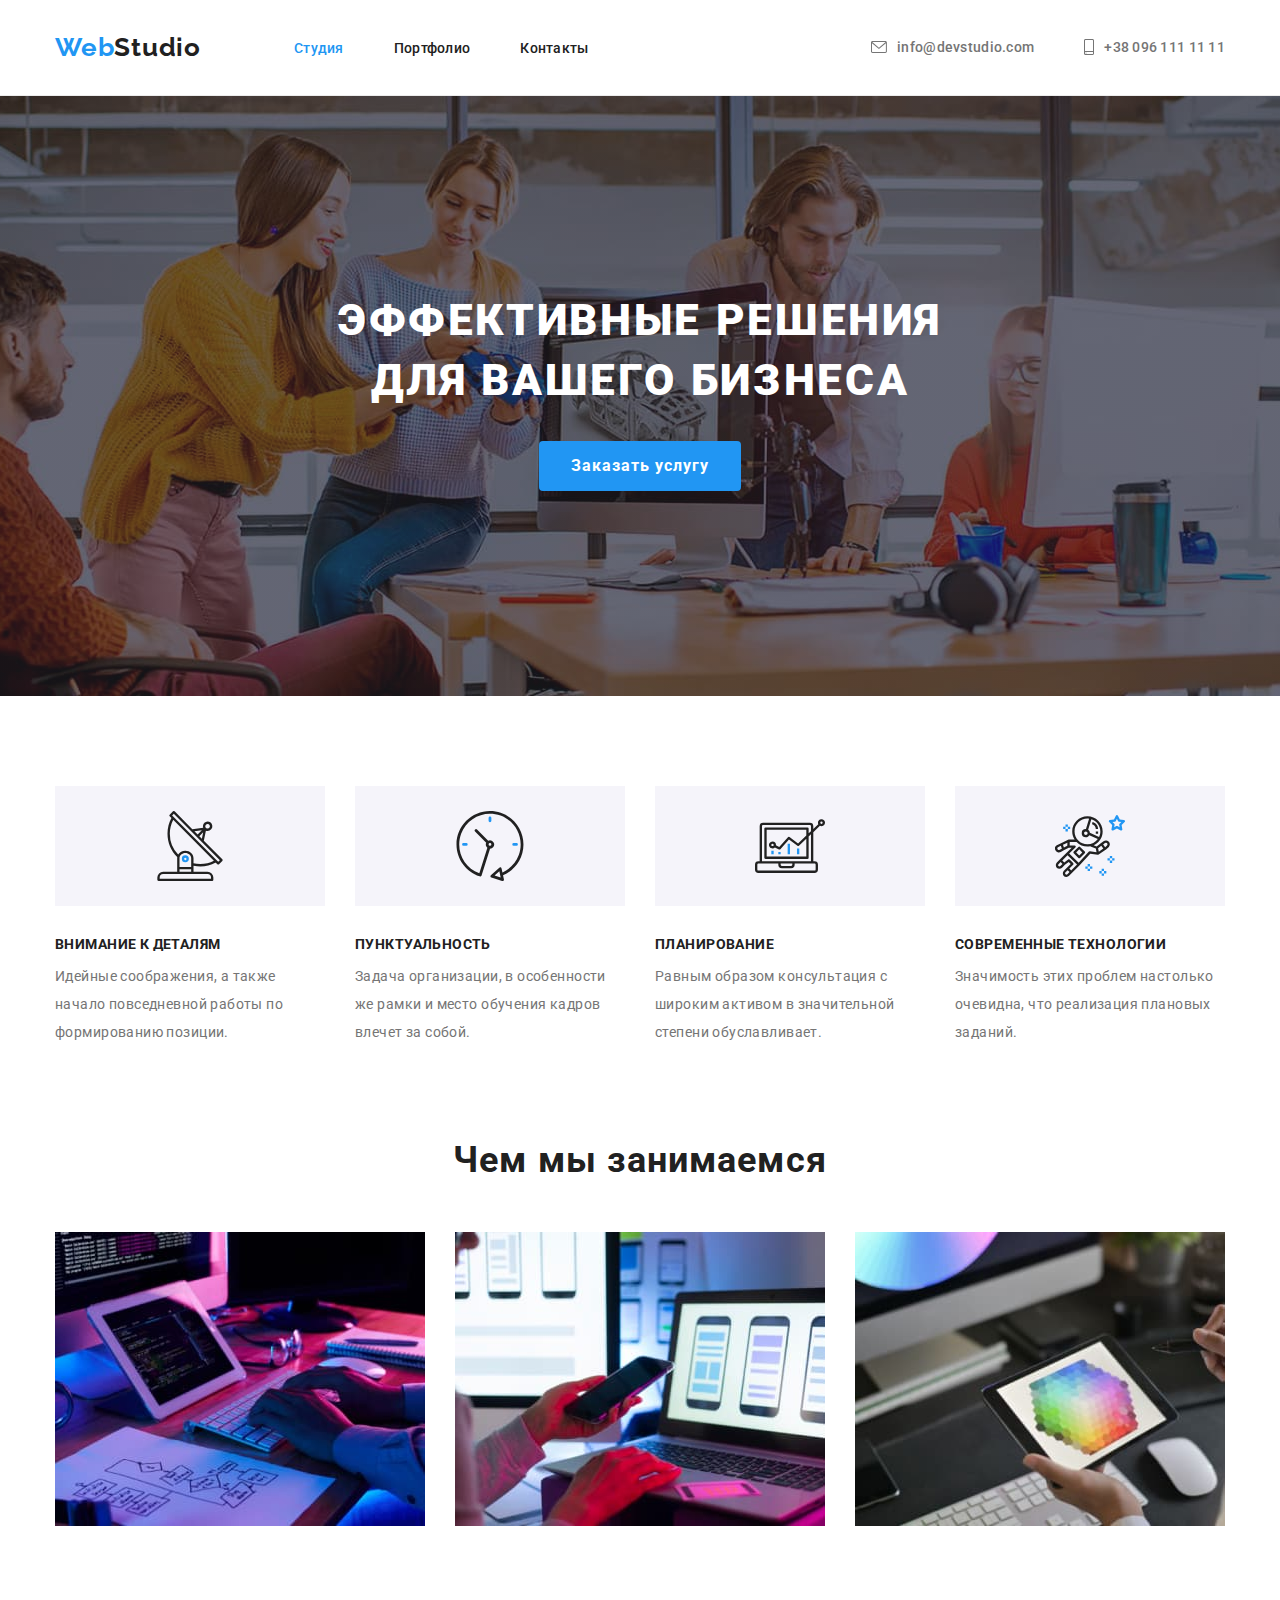
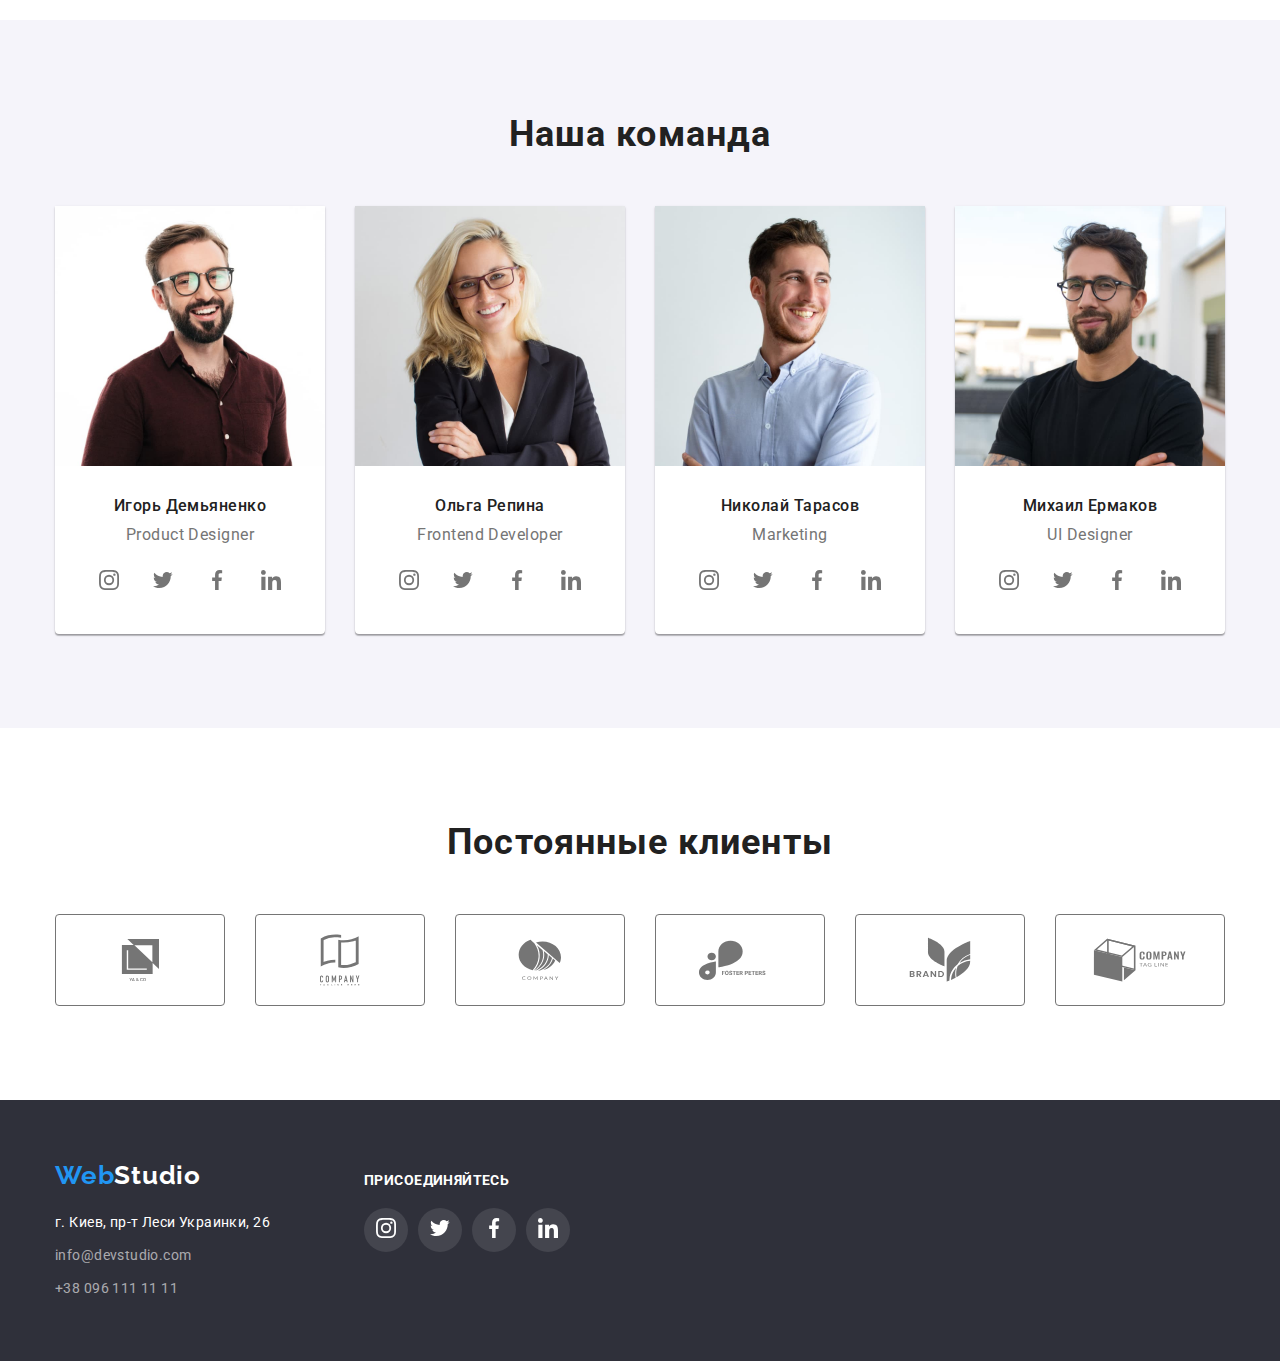
<file: index.html>
<!DOCTYPE html>
<html lang="ru">
<head>
    <meta charset="UTF-8">
    <meta http-equiv="X-UA-Compatible" content="IE=edge">
    <meta name="viewport" content="width=device-width, initial-scale=1.0">
    <title>Студия</title>
    <link rel="preconnect" href="https://fonts.gstatic.com">
    <link rel="stylesheet" href="./css/modern-normalize.css">
    <link href="https://fonts.googleapis.com/css2?family=Raleway:wght@700&family=Roboto:wght@400;500;700;900&display=swap"
        rel="stylesheet">
    <link rel="stylesheet" href="./css/styles.css">
</head>
<body>
    <!--Шапка сайта-->
    <header class="header">
        <div class="container">
            <nav class="nav">
            <a class="logo" href="./index.html">Web<span class="logo-1">Studio</span></a>
            <ul class="nav-links">
                <li class="nav-link"><a  href="./index.html" class="active">Студия</a></li>
                <li class="nav-link"><a href="./portfolio.html">Портфолио</a></li>
                <li class="nav-link"><a href="#address">Контакты</a></li>
            </ul>
            </nav>

            <ul class="contact">
                <li class="contact-link" lang="en">
                    <a href="mailto:info@devstudio.com"> 
                        <svg class="icons" width="16px"
                            height="12px">
                            <use href="./images/icons.svg#icon-mail"> </use>
                        </svg> info@devstudio.com</a>
                   </li>
                <li class="contact-link">
                    <a  href="tel:+380961111111">
                    <svg class="icons" width="10px" height="16px">
                        <use href="./images/icons.svg#icon-phone"> </use>
                    </svg>+38 096 111 11 11</a>
            </li>     
            </ul>
        
        </div>
    </header>
        
    <main> 

    <!--Hero-->
    <section class="hero">
        <div class="container">
        <h1 class="hero-title">Эффективные решения для вашего бизнеса</h1>
        <button class="hero-button" type="button">Заказать услугу</button> 
        </div>
    </section>

    <!--Advantages-->
    <section class="description">
        <div class="container">
        <h2 class="hidden">Преимущества</h2>
        <ul class="descr">
            <li class="advantages">
                <div class="thumb">
                    <svg width="70px" height="70px">
                        <use href="./images/icons.svg#icon-antenna-1"></use>
                    </svg>
                 </div>
                <h3 class="advant">Внимание к деталям</h3>
                <p class="text">Идейные соображения, а также начало повседневной работы по формированию позиции.</p>
                
            </li>
            <li class="advantages">
                <div class="thumb">
                    <svg width="70px" height="70px">
                        <use href="./images/icons.svg#icon-clock-1"></use>
                    </svg>
                </div>
                <h3 class="advant">Пунктуальность</h3>
                <p class="text">Задача организации, в особенности же рамки и место обучения кадров влечет за собой.</p>
            </li>
            <li class="advantages">
                <div class="thumb">
                    <svg width="70px" height="70px">
                        <use href="./images/icons.svg#icon-diagram-1"></use>
                    </svg>
                </div>
                <h3 class="advant">Планирование</h3>
                <p class="text">Равным образом консультация с широким активом в значительной степени обуславливает.</p>
            </li>
            <li class="advantages">
                <div class="thumb">
                    <svg width="70px" height="70px">
                        <use href="./images/icons.svg#icon-astronaut-1"></use>
                    </svg>
                </div>
                <h3 class="advant">Современные технологии</h3>
                <p class="text">Значимость этих проблем настолько очевидна, что реализация плановых заданий.</p>
            </li>
            
         </ul>
        </div>
    </section>

    <!--Information-->
    <section class="info">
        <div class="container">
        <h2 class="title">Чем мы занимаемся</h2>
        <ul class="img">
            <li class="info-img"><a href=""><img src="./images/img.jpg" alt="Верстка" width="370"></a></li>
            <li class="info-img"><a href=""><img src="./images/box2.jpg" alt="Программирование" width="370"></a></li>
            <li class="info-img"><a href=""><img src="./images/box3.jpg" alt="Дизайн" width="370"></a></li>
        </ul>
        </div>
    </section>

    <!--Team-->
    <section class="team">
        <div class="container">
        <h2 class="title">Наша команда</h2>
        <ul class="workers">
            <li>
                <ul class="social">
                    <li><a href="">
                    <svg class="icon" width="20px" height="20px">
                        <use href="./images/icons.svg#icon-instagram"></use>
                    </svg>
                    </a></li>
                    
                    <li><a href="">
                    <svg class="icon" width="20px" height="20px">
                        <use href="./images/icons.svg#icon-twitter"></use>
                    </svg>
                    </a></li>

                    <li><a href="">
                    <svg class="icon" width="20px" height="20px">
                        <use href="./images/icons.svg#icon-facebook"></use>
                    </svg>
                    </a></li>

                    <li><a href="">
                    <svg class="icon" width="20px" height="20px">
                        <use href="./images/icons.svg#icon-linkedin"></use>
                    </svg>
                    </a></li>
                </ul>
                <h3 class="job" lang="en">Product Designer</h3>
                <p class="name">Игорь Демьяненко</p>
                
                <img src="./images/img1.jpg" alt="Фото мужчины" width="270">
                
            </li>
            <li>
                <ul class="social">
                    <li><a href="">
                            <svg class="icon" width="20px" height="20px">
                                <use href="./images/icons.svg#icon-instagram"></use>
                            </svg>
                        </a></li>
                
                    <li><a href="">
                            <svg class="icon" width="20px" height="20px">
                                <use href="./images/icons.svg#icon-twitter"></use>
                            </svg>
                        </a></li>
                
                    <li><a href="">
                            <svg class="icon" width="20px" height="20px">
                                <use href="./images/icons.svg#icon-facebook"></use>
                            </svg>
                        </a></li>
                
                    <li><a href="">
                            <svg class="icon" width="20px" height="20px">
                                <use href="./images/icons.svg#icon-linkedin"></use>
                            </svg>
                        </a></li>
                </ul>
                <h3 class="job" lang="en">Frontend Developer</h3>
                <p class="name">Ольга Репина</p>
                
                <img src="./images/img2.jpg" alt="Фото женщины" width="270">
                
            </li>
            <li>
                <ul class="social">
                    <li><a href="">
                            <svg class="icon" width="20px" height="20px">
                                <use href="./images/icons.svg#icon-instagram"></use>
                            </svg>
                        </a></li>
                
                    <li><a href="">
                            <svg class="icon" width="20px" height="20px">
                                <use href="./images/icons.svg#icon-twitter"></use>
                            </svg>
                        </a></li>
                
                    <li><a href="">
                            <svg class="icon" width="20px" height="20px">
                                <use href="./images/icons.svg#icon-facebook"></use>
                            </svg>
                        </a></li>
                
                    <li><a href="">
                            <svg class="icon" width="20px" height="20px">
                                <use href="./images/icons.svg#icon-linkedin"></use>
                            </svg>
                        </a></li>
                </ul>
                <h3 class="job" lang="en">Marketing</h3>
                <p class="name">Николай Тарасов</p>
                
                <img src="./images/img3.jpg" alt="Фото мужчины" width="270">
                
            </li>
            <li>
               <ul class="social">
                    <li><a href="">
                    <svg class="icon" width="20px" height="20px">
                        <use href="./images/icons.svg#icon-instagram"></use>
                    </svg>
                    </a></li>
                    
                    <li><a href="">
                    <svg class="icon" width="20px" height="20px">
                        <use href="./images/icons.svg#icon-twitter"></use>
                    </svg>
                    </a></li>

                    <li><a href="">
                    <svg class="icon" width="20px" height="20px">
                        <use href="./images/icons.svg#icon-facebook"></use>
                    </svg>
                    </a></li>

                    <li><a href="">
                    <svg class="icon" width="20px" height="20px">
                        <use href="./images/icons.svg#icon-linkedin"></use>
                    </svg>
                    </a></li>
                </ul>
                <h3 class="job" lang="en">UI Designer</h3>
                <p class="name">Михаил Ермаков</p>
                
                <img src="./images/img4.jpg" alt="Фото мужчины" width="270">
                
            </li>
        </ul>
        </div>
    </section>


    <section class="clients">
        <div class="container">
            <h2 class="title"> Постоянные клиенты</h2>
            <ul class="clients-list">
                <li>
                    <a href="">
                        <svg width="41px" height="42.5px">
                            <use href="./images/icons.svg#icon-client1"></use>
                        </svg>
                    </a>
                </li>
                <li>
                    <a href="">
                        <svg width="40px" height="52px">
                            <use href="./images/icons.svg#icon-client2"></use>
                        </svg>
                    </a>
                </li>
                <li>
                    <a href="">
                        <svg width="43.46px" height="41.18px">
                            <use href="./images/icons.svg#icon-client3"></use>
                        </svg>
                    </a>
                </li>
                <li>
                    <a href="">
                        <svg width="84.44px" height="40.62px">
                            <use href="./images/icons.svg#icon-client4"></use>
                        </svg>
                    </a>
                </li>
                <li>
                    <a href="">
                        <svg width="62.54px" height="45.43px">
                            <use href="./images/icons.svg#icon-client5"></use>
                        </svg>
                    </a>
                </li>
                <li>
                    <a href="">
                        <svg width="93.79px" height="43.93px">
                            <use href="./images/icons.svg#icon-client6"></use>
                        </svg>
                    </a>
                </li>
            </ul>

        </div>
    </section>
    </main>

    <!--Footer-->
    <footer id="address" class="footer">
        <div class="container">
            <div class="footer-address">
        <a class="logo" href="./index.html">Web<span class="logo-2">Studio</span></a>
            <address class="address">
            <ul>
            <li class="direction">г. Киев, пр-т Леси Украинки, 26</li>
            <li class="contact-link" ><a href="mailto:info@devstudio.com"><span lang="en">info@devstudio.com</span></a></li>
            <li class="contact-link"><a href="tel:+380961111111">+38 096 111 11 11</a></li>
            </ul>
            </div>    
            
            <div class="join-us">
                <h2>Присоединяйтесь</h2>
                <ul class="social-join">
                    <li><a href="">
                    <svg class="icon" width="20px" height="20px">
                        <use href="./images/icons.svg#icon-instagram"></use>
                    </svg>
                    </a></li>
                    
                    <li><a href="">
                    <svg class="icon" width="20px" height="20px">
                        <use href="./images/icons.svg#icon-twitter"></use>
                    </svg>
                    </a></li>

                    <li><a href="">
                    <svg class="icon" width="20px" height="20px">
                        <use href="./images/icons.svg#icon-facebook"></use>
                    </svg>
                    </a></li>

                    <li><a href="">
                    <svg class="icon" width="20px" height="20px">
                        <use href="./images/icons.svg#icon-linkedin"></use>
                    </svg>
                    </a></li>
                </ul>
            </div>
            </address> 
        </div>
    </footer>
</body>
</html>
</file>
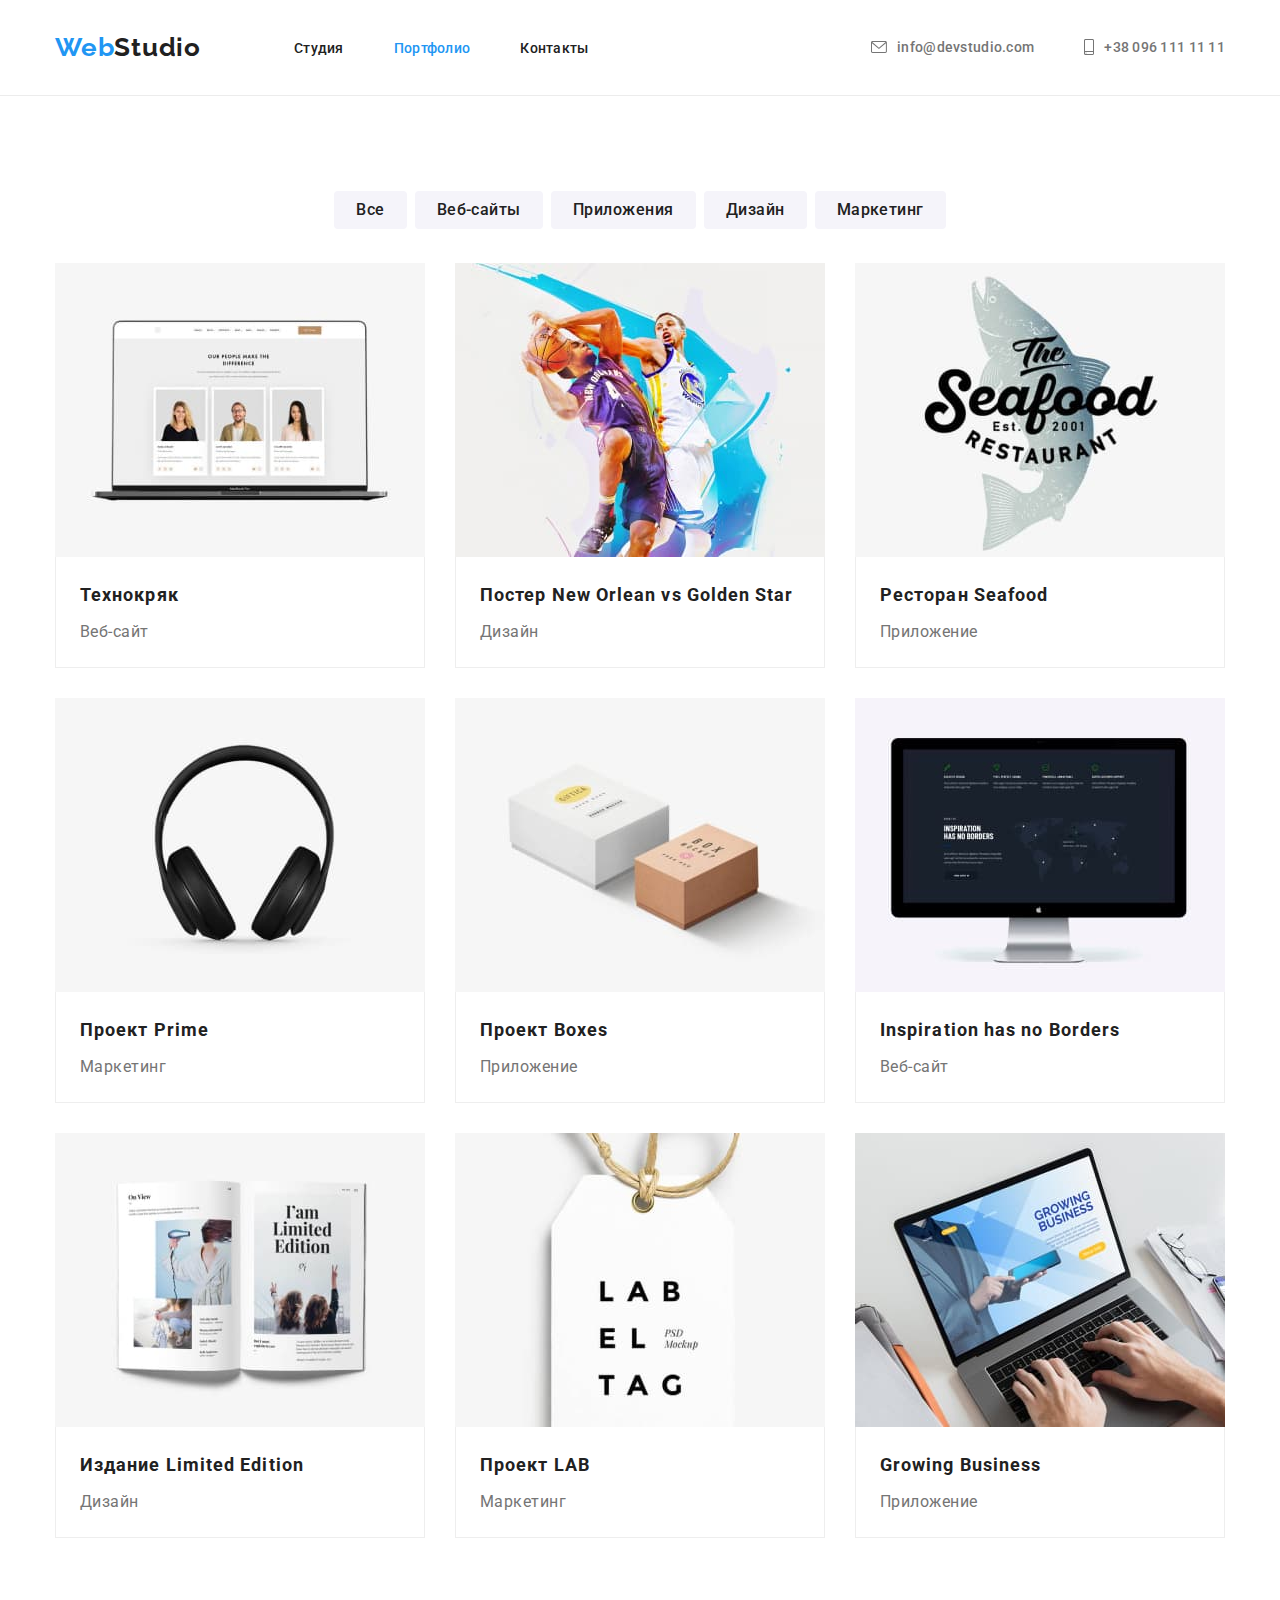
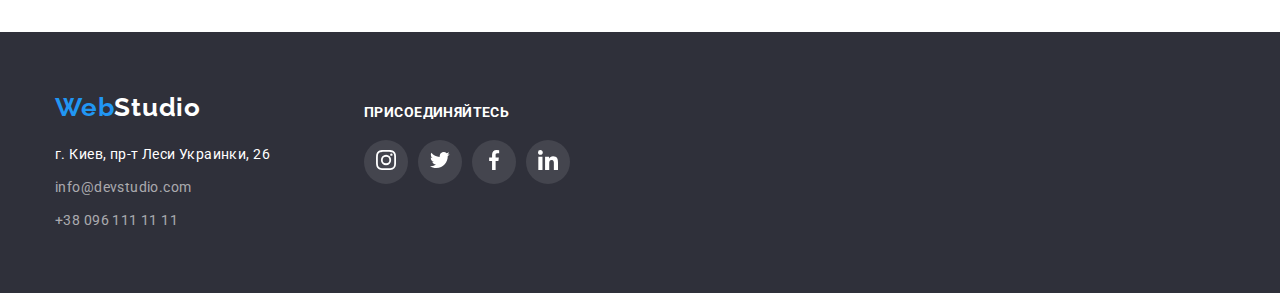
<file: portfolio.html>
<!DOCTYPE html>
<html lang="ru">
<head>
    <meta charset="UTF-8">
    <meta http-equiv="X-UA-Compatible" content="IE=edge">
    <meta name="viewport" content="width=device-width, initial-scale=1.0">
    <title>Портфолио</title>
    <link rel="stylesheet" href="./css/modern-normalize.css"> 
    <link href="https://fonts.googleapis.com/css2?family=Raleway:wght@700&family=Roboto:wght@400;500;700;900&display=swap"
        rel="stylesheet">
    <link rel="stylesheet" href="./css/styles.css">
</head>
<body>
    <!--Шапка сайта-->
<header class="header">
    <div class="container">
        <nav class="nav">
            <a class="logo" href="./index.html">Web<span class="logo-1">Studio</span></a>
            <ul class="nav-links">
                <li class="nav-link"><a href="./index.html">Студия</a></li>
                <li class="nav-link"><a href="./portfolio.html" class="active">Портфолио</a></li>
                <li class="nav-link"><a href="#address">Контакты</a></li>
            </ul>
        </nav>

        <ul class="contact">
            <li class="contact-link" lang="en">
                <a href="mailto:info@devstudio.com">
                    <svg class="icons" width="16px" height="12px">
                        <use href="./images/icons.svg#icon-mail"> </use>
                    </svg> info@devstudio.com</a>
            </li>
            <li class="contact-link">
                <a href="tel:+380961111111">
                    <svg class="icons" width="10px" height="16px">
                        <use href="./images/icons.svg#icon-phone"> </use>
                    </svg>+38 096 111 11 11</a>
            </li>
        </ul>
    </div>
</header>

    <main>
        <section class="portfolio">
            <div class="container"> 
            <h2 class="hidden">Портфолио</h2>
             <!--Buttons-->
            <div>
            <ul class="buttons">
                <li><button class="p-button" type="button">Все</button></li>
                <li><button class="p-button" type="button">Веб-сайты</button></li>
                <li><button class="p-button" type="button">Приложения</button></li>
                <li><button class="p-button" type="button">Дизайн</button></li>
                <li><button class="p-button" type="button">Маркетинг</button></li>
            
            </ul>
            </div>
            <!--Portfolio-->
            <div>
               
                <ul class="projects">
                    <li>
                        <a href=""><img src="./images/pimg1.jpg" alt="img1" width="370">
                       <div class="content">
                       <h3 class="p-title">Технокряк</h3>
                    <p class="p-text">Веб-сайт</p>
                </div>
                   </a> 
                    </li>
            <li>
                <a href=""><img src="./images/pimg2.jpg" alt="img2" width="370">
                <div class="content">
                     <h3 class="p-title">Постер New Orlean vs Golden Star</h3>
                    <p class="p-text">Дизайн</p>
                </div>
                </a>
            </li>
            <li>
                <a href=""><img src="./images/pimg3.jpg" alt="img3" width="370">
                <div class="content"> 
                    <h3 class="p-title">Ресторан <span lang="en">Seafood</span></h3>
                    <p class="p-text">Приложение</p>
                </div>
                </a>
            </li>
            <li>
                <a href=""><img src="./images/pimg4.jpg" alt="img4" width="370">
                <div class="content"> 
                    <h3 class="p-title">Проект <span lang="en">Prime</span></h3>
                    <p class="p-text">Маркетинг</p>
                </div>
                </a>
            </li>
            <li>
                <a href=""><img src="./images/pimg5.jpg" alt="img5" width="370">
                    <div class="content">
                        <h3 class="p-title">Проект <span lang="en">Boxes</span></h3>
                    <p class="p-text">Приложение</p>
                </div>
                </a>
            </li>
            <li>
                <a href=""><img src="./images/pimg6.jpg" alt="img6" width="370">
                <div class="content">
                    <h3 lang="en" class="p-title">Inspiration has no Borders</h3>
                    <p class="p-text">Веб-сайт</p>
                </div>
                </a>
            </li>
            <li>
                <a href=""><img src="./images/pimg7.jpg" alt="img7" width="370">
                    <div class="content">
                        <h3 class="p-title">Издание <span lang="en">Limited Edition</span></h3>
                    <p class="p-text">Дизайн</p>
                </div>
                </a>
            </li>
            <li>
                <a href=""><img src="./images/pimg8.jpg" alt="img8" width="370">
                <div class="content">
                    <h3 class="p-title">Проект <span lang="en">LAB</span></h3>
                    <p class="p-text">Маркетинг</p>
                </div>
                </a>
            </li>
            <li>
                <a href=""><img src="./images/pimg9.jpg" alt="img9" width="370">
                    <div class="content">
                        <h3 lang="en" class="p-title">Growing Business</h3>
                    <p class="p-text">Приложение</p>
                </div>
              </a>
            </li>
                </ul>

            </div>
            </div>
        </section>
    </main>
<!--Footer-->
<footer id="address" class="footer">
    <div class="container">
        <div class="footer-address">
            <a class="logo" href="./index.html">Web<span class="logo-2">Studio</span></a>
            <address class="address">
                <ul>
                    <li class="direction">г. Киев, пр-т Леси Украинки, 26</li>
                    <li class="contact-link"><a href="mailto:info@devstudio.com"><span
                                lang="en">info@devstudio.com</span></a></li>
                    <li class="contact-link"><a href="tel:+380961111111">+38 096 111 11 11</a></li>
                </ul>
            </address>
        </div>

        <div class="join-us">
            <h2>Присоединяйтесь</h2>
            <ul class="social-join">
                <li><a href="">
                        <svg class="icon" width="20px" height="20px">
                            <use href="./images/icons.svg#icon-instagram"></use>
                        </svg>
                    </a></li>

                <li><a href="">
                        <svg class="icon" width="20px" height="20px">
                            <use href="./images/icons.svg#icon-twitter"></use>
                        </svg>
                    </a></li>

                <li><a href="">
                        <svg class="icon" width="20px" height="20px">
                            <use href="./images/icons.svg#icon-facebook"></use>
                        </svg>
                    </a></li>

                <li><a href="">
                        <svg class="icon" width="20px" height="20px">
                            <use href="./images/icons.svg#icon-linkedin"></use>
                        </svg>
                    </a></li>
            </ul>
        </div>
    </div>
</footer>
</body>
    
</html>
</file>
<file: css/styles.css>
:root {
  --main-font: "Roboto", sans-serif;
  --accent-font: "Raleway", sans-serif;
  --main-color: #212121;
  --blue-color: #2196f3;
  --text-color: #757575;
  --white-color: #ffffff;
  --main-background-color: #ffffff;
  --dark-background-color: #2f303a;
}

* {
  margin: 0;
  padding: 0;
}

html,
body {
  width: 100%;
}

body {
  font-family: var(--main-font);
  font-style: normal;
  color: var(--main-color);
  background-color: var(--main-background-color);
}

.container {
  width: 1200px;
  margin: 0 auto;
  padding: 0 15px;
}

ul {
  list-style: none;
}
a {
  color: inherit;
  text-decoration: none;
  display: block;
}

button {
  border: none;
  text-decoration: none;
}

img {
  display: block;
  height: auto;
  max-width: 100%;
}

.hidden {
  overflow: hidden;
  width: 1px;
  height: 1px;
  opacity: 0;
}

.title {
  font-weight: bold;
  font-size: 36px;
  line-height: 1.166;
  letter-spacing: 0.03em;
  text-align: center;
  margin-bottom: 50px;
}

.logo,
.logo-1,
.logo-2 {
  font-family: var(--accent-font);
  font-weight: bold;
  font-size: 26px;
  line-height: 1.192;
  letter-spacing: 0.03em;
  color: var(--blue-color);
}

.logo-1 {
  color: var(--main-color);
}

.logo-2 {
  color: var(--white-color);
}

.active {
  color: var(--blue-color);
}

/* header */

.header {
  font-weight: 500;
  font-size: 14px;
  line-height: 1.142;
  letter-spacing: 0.02em;
  border-bottom: 1px solid #ececec;
  padding-top: 32px;
  padding-bottom: 32px;
}

.header .container {
  display: flex;
  align-items: center;
}

.header .nav {
  color: var(--main-color);
  display: flex;
  flex-direction: row;
  align-items: center;
}

.logo {
  margin-right: 93px;
}

.nav-links {
  display: flex;
}

.nav-link:not(:last-child) {
  margin-right: 50px;
}

.header .contact {
  color: var(--text-color);
  display: flex;
  margin-left: auto;
  align-items: center;
}

.contact-link > a {
  display: flex;
  align-items: center;
}

.contact-link .icons {
  fill: var(--text-color);
  margin-right: 10px;
}

.contact-link:not(:last-child) {
  margin-right: 50px;
}

.nav .nav-link a:hover,
.nav .nav-link a:focus,
.nav .nav-link a:active {
  color: var(--blue-color);
}

.contact .contact-link a:hover,
.contact .contact-link a:focus,
.contact .contact-link a:active {
  color: var(--blue-color);
  stroke: var(--blue-color);
}

/* hero */

.hero {
  background-color: var(--dark-background-color);
  background-image: linear-gradient(
      to right,
      rgba(47, 48, 58, 0.4),
      rgba(47, 48, 58, 0.4)
    ),
    url(../images/backgr.jpg);
  background-repeat: no-repeat;
  background-position: center;
  background-size: cover;
  max-width: 1600px;
  min-height: 600px;
  margin-left: auto;
  margin-right: auto;
}

.hero .container {
  padding: 195px 285px;
  text-align: center;
}

.hero-title {
  font-weight: 900;
  font-size: 44px;
  line-height: 1.363;
  letter-spacing: 0.06em;
  text-transform: uppercase;
  color: var(--white-color);
  margin-bottom: 30px;
}

.hero-button {
  font-weight: bold;
  font-size: 16px;
  line-height: 1.875;
  letter-spacing: 0.06em;
  color: var(--white-color);
  background-color: var(--blue-color);
  padding: 10px 32px;
  border-radius: 4px;
  cursor: pointer;
  display: inline-block;
  min-width: 200px;
}

.hero-button:hover,
.hero-button:focus {
  color: var(--main-color);
}
/* advantages */

.description {
  padding-top: 89px;
  padding-bottom: 94px;
}

.descr > li:not(:last-child) {
  margin-right: 30px;
}

.advantages {
  width: 270px;
  display: flex;
  flex-direction: column;
}

.descr {
  display: flex;
  flex-flow: row wrap;
}

.advant {
  font-weight: bold;
  font-size: 14px;
  line-height: 1.142;
  letter-spacing: 0.03em;
  text-transform: uppercase;
  margin-bottom: 10px;
}

.text {
  font-weight: normal;
  font-size: 14px;
  line-height: 2;
  letter-spacing: 0.03em;
  color: var(--text-color);
}

.advantages .thumb {
  width: 270px;
  height: 120px;
  padding: 25px 100px;
  margin-bottom: 30px;
  background-color: #f5f4fa;
}
/* information */

.info {
  padding-bottom: 94px;
}

.info .img {
  display: flex;
  flex-flow: row wrap;
}

.info .info-img:not(:last-child) {
  margin-right: 30px;
}

/* team */

.team {
  background-color: #f5f4fa;
  padding-top: 94px;
  padding-bottom: 94px;
}

.workers {
  display: flex;
  flex-direction: row;
  flex-wrap: wrap;
}

.workers > li {
  background-color: #ffffff;
  width: 270px;
  text-align: center;
  display: flex;
  flex-direction: column-reverse;
  border-radius: 0px 0px 4px 4px;
  box-shadow: 0px 1px 3px rgba(0, 0, 0, 0.12), 0px 1px 1px rgba(0, 0, 0, 0.14),
    0px 2px 1px rgba(0, 0, 0, 0.2);
}

.workers > li:not(:last-child) {
  margin-right: 30px;
}

.name {
  font-weight: 500;
  font-size: 16px;
  line-height: 1.187;
  letter-spacing: 0.03em;
}

.job {
  font-weight: normal;
  font-size: 16px;
  line-height: 1.187;
  letter-spacing: 0.03em;
  color: var(--text-color);
}

.workers .job {
  margin-bottom: 16px;
}

.workers .name {
  margin-top: 30px;
  margin-bottom: 10px;
}

.workers .social {
  display: flex;
  justify-content: center;
  align-items: center;
  padding: 0 32px 30px;
}

.social li {
  display: flex;
  justify-content: center;
  align-items: center;
  width: 44px;
  height: 44px;
  border-radius: 50%;
}

.social a {
  fill: var(--text-color);
  padding: 12px 11.97px;
}

.social li:not(:last-child) {
  margin-right: 10px;
}

.social li:hover,
.social li:focus,
.social li:active {
  background-color: var(--blue-color);
}

.social a:hover,
.social a:focus,
.social a:hover {
  fill: var(--white-color);
}

/* clients */

.clients .container {
  padding-top: 94px;
  padding-bottom: 94px;
}

.clients-list a {
  fill: var(--text-color);
  width: 170px;
  height: 92px;
  border: 1px solid var(--text-color);
  border-radius: 4px;
  display: flex;
  justify-content: center;
  align-items: center;
}

.clients .title {
  margin-bottom: 50px;
}

.clients-list {
  display: flex;
  justify-content: center;
  flex-wrap: wrap;
}

.clients-list > li:not(:last-child) {
  margin-right: 30px;
}

.clients-list a:hover,
.clients-list a:focus,
.clients-list a:active {
  fill: var(--blue-color);
  border-color: var(--blue-color);
}

/* footer */

.footer {
  background-color: var(--dark-background-color);
  padding-top: 60px;
  padding-bottom: 60px;
}

.footer .container {
  display: flex;
}

.footer-address {
  margin-right: 70px;
}

.address {
  font-style: normal;
  font-weight: normal;
  font-size: 14px;
  line-height: 1.714;
  letter-spacing: 0.03em;
  color: rgba(255, 255, 255, 0.6);
}

.address ul {
  margin-top: 20px;
}

.address ul > li:not(:last-child) {
  margin-bottom: 9px;
}

.direction {
  color: var(--white-color);
}

.address .contact-link:hover,
.address .contact-link:focus,
.address .contact-link:active {
  color: var(--blue-color);
}

/* join us */

.social-join {
  display: flex;
  align-items: center;
}

.social-join a {
  fill: var(--white-color);
  padding: 12px 11.97px;
}

.social-join li {
  display: flex;
  justify-content: flex-start;
  align-items: center;
  width: 44px;
  height: 44px;
  border-radius: 50%;
  background-color: rgba(255, 255, 255, 0.1);
}

.social-join li:not(:last-child) {
  margin-right: 10px;
}

.join-us h2 {
  font-weight: bold;
  font-size: 14px;
  line-height: 1.142;
  letter-spacing: 0.03em;
  text-transform: uppercase;
  margin-top: 12px;
  margin-bottom: 20px;
  color: var(--white-color);
}

.social-join li:hover,
.social-join li:focus,
.social-join li:active {
  background-color: var(--blue-color);
}

/* portfolio */

.portfolio {
  padding-top: 94px;
  padding-bottom: 94px;
}

.p-button {
  font-weight: 500;
  font-size: 16px;
  line-height: 1.625;
  letter-spacing: 0.03em;
  color: var(--main-color);
  background-color: #f5f4fa;
  padding: 6px 22px;
  border-radius: 4px;
  cursor: pointer;
  display: inline-block;
  text-align: center;
}

.buttons {
  display: flex;
  justify-content: center;
  flex-flow: row wrap;
  margin-bottom: 34px;
}

.buttons > li:not(:last-child) {
  margin-right: 8px;
}

.buttons .p-button:focus,
.buttons .p-button:hover,
.buttons .p-button:active {
  color: var(--white-color);
  background-color: var(--blue-color);
  box-shadow: 0px 3px 1px rgba(0, 0, 0, 0.1), 0px 1px 2px rgba(0, 0, 0, 0.08),
    0px 2px 2px rgba(0, 0, 0, 0.12);
}

.p-title {
  font-weight: bold;
  font-size: 18px;
  line-height: 2;
  letter-spacing: 0.06em;
  color: var(--main-color);
  margin-bottom: 4px;
}

.p-text {
  font-weight: normal;
  font-size: 16px;
  line-height: 1.875;
  letter-spacing: 0.03em;
  color: var(--text-color);
}

.projects {
  display: flex;
  flex-flow: row wrap;
}

.projects > li {
  /* flex-basis: calc((100% - 60px) / 3); */
  flex-basis: calc(100% / 3 -30px);
  margin-right: 30px;
  margin-bottom: 30px;
}

.projects > li:focus,
.projects > li:hover,
.projects > li:active {
  box-shadow: 0px 1px 1px rgba(0, 0, 0, 0.12), 0px 4px 4px rgba(0, 0, 0, 0.06),
    1px 4px 6px rgba(0, 0, 0, 0.16);
}

.projects .content {
  padding: 20px 24px;
  border-bottom: 1px solid #eeeeee;
  border-left: 1px solid #eeeeee;
  border-right: 1px solid #eeeeee;
}

.projects > li:nth-child(3n) {
  margin-right: 0;
}

.projects > li:nth-last-child(-n + 3) {
  margin-bottom: 0;
}
</file>
